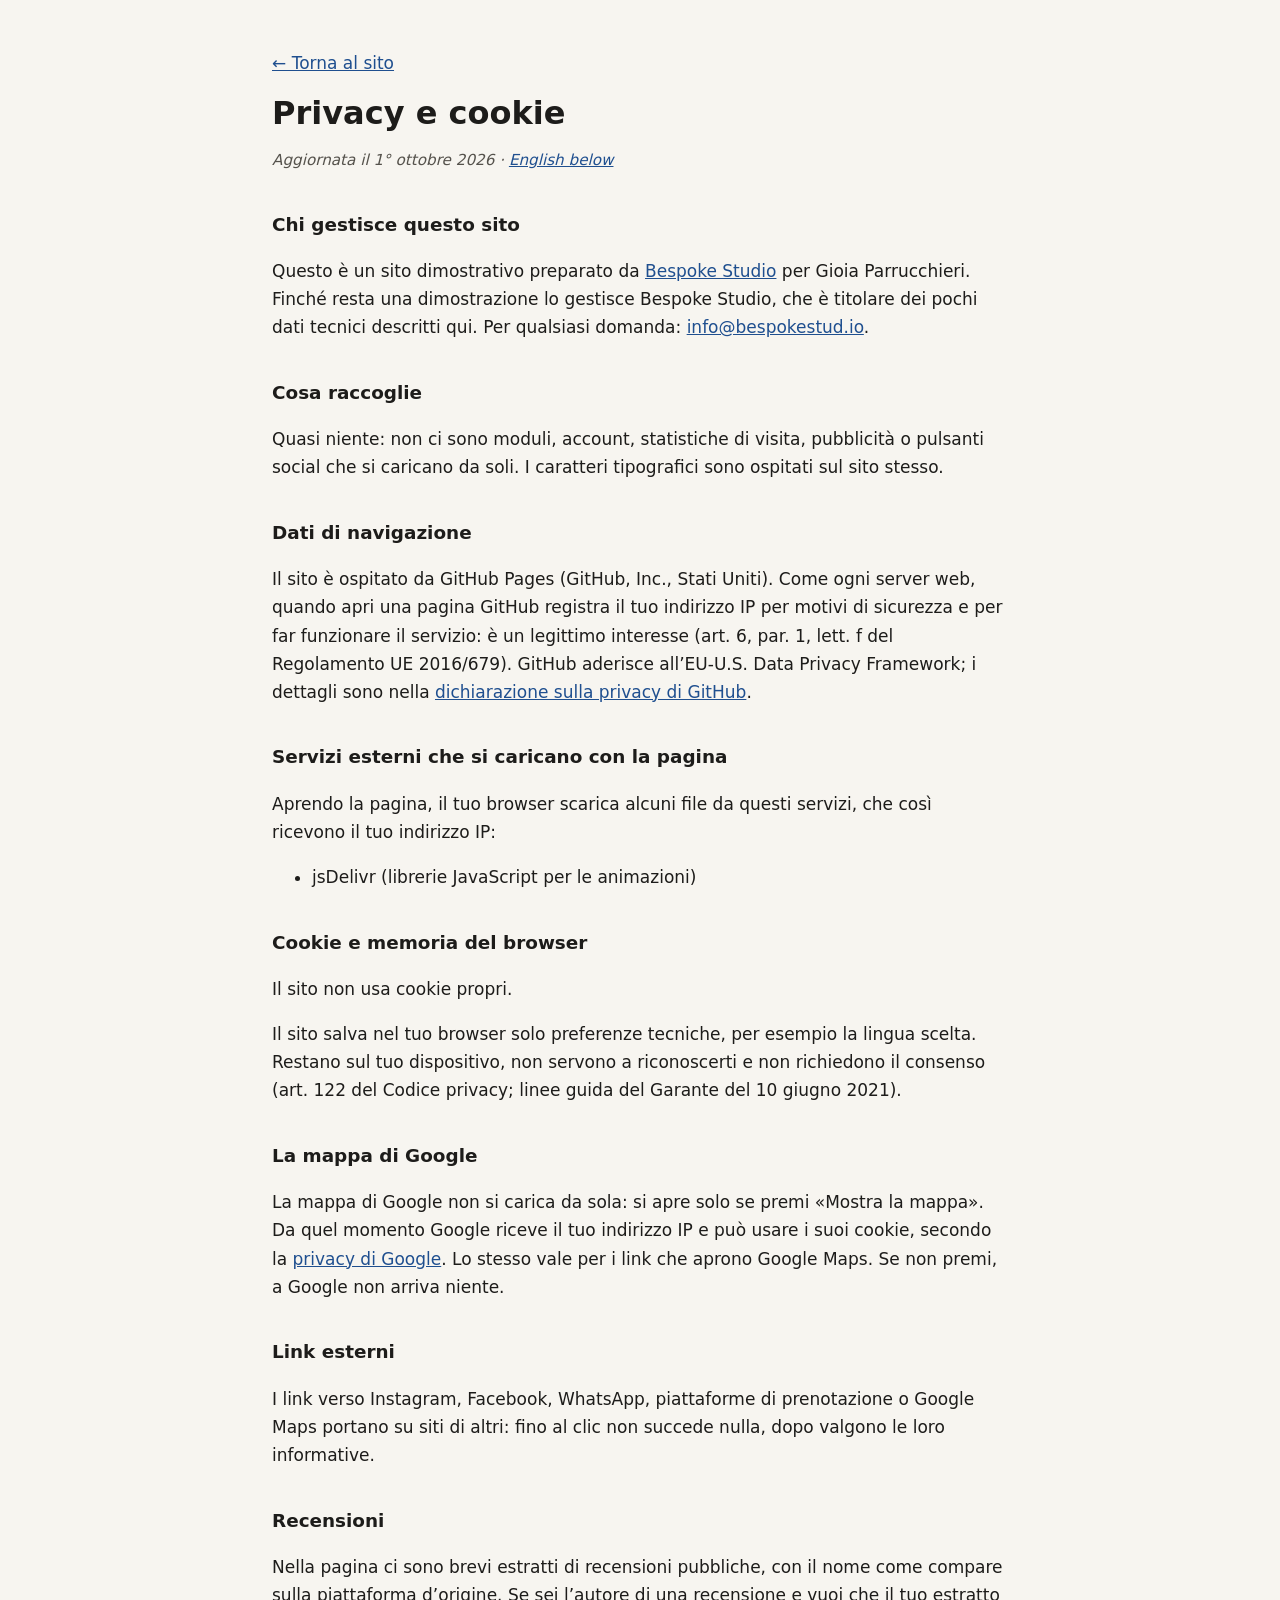
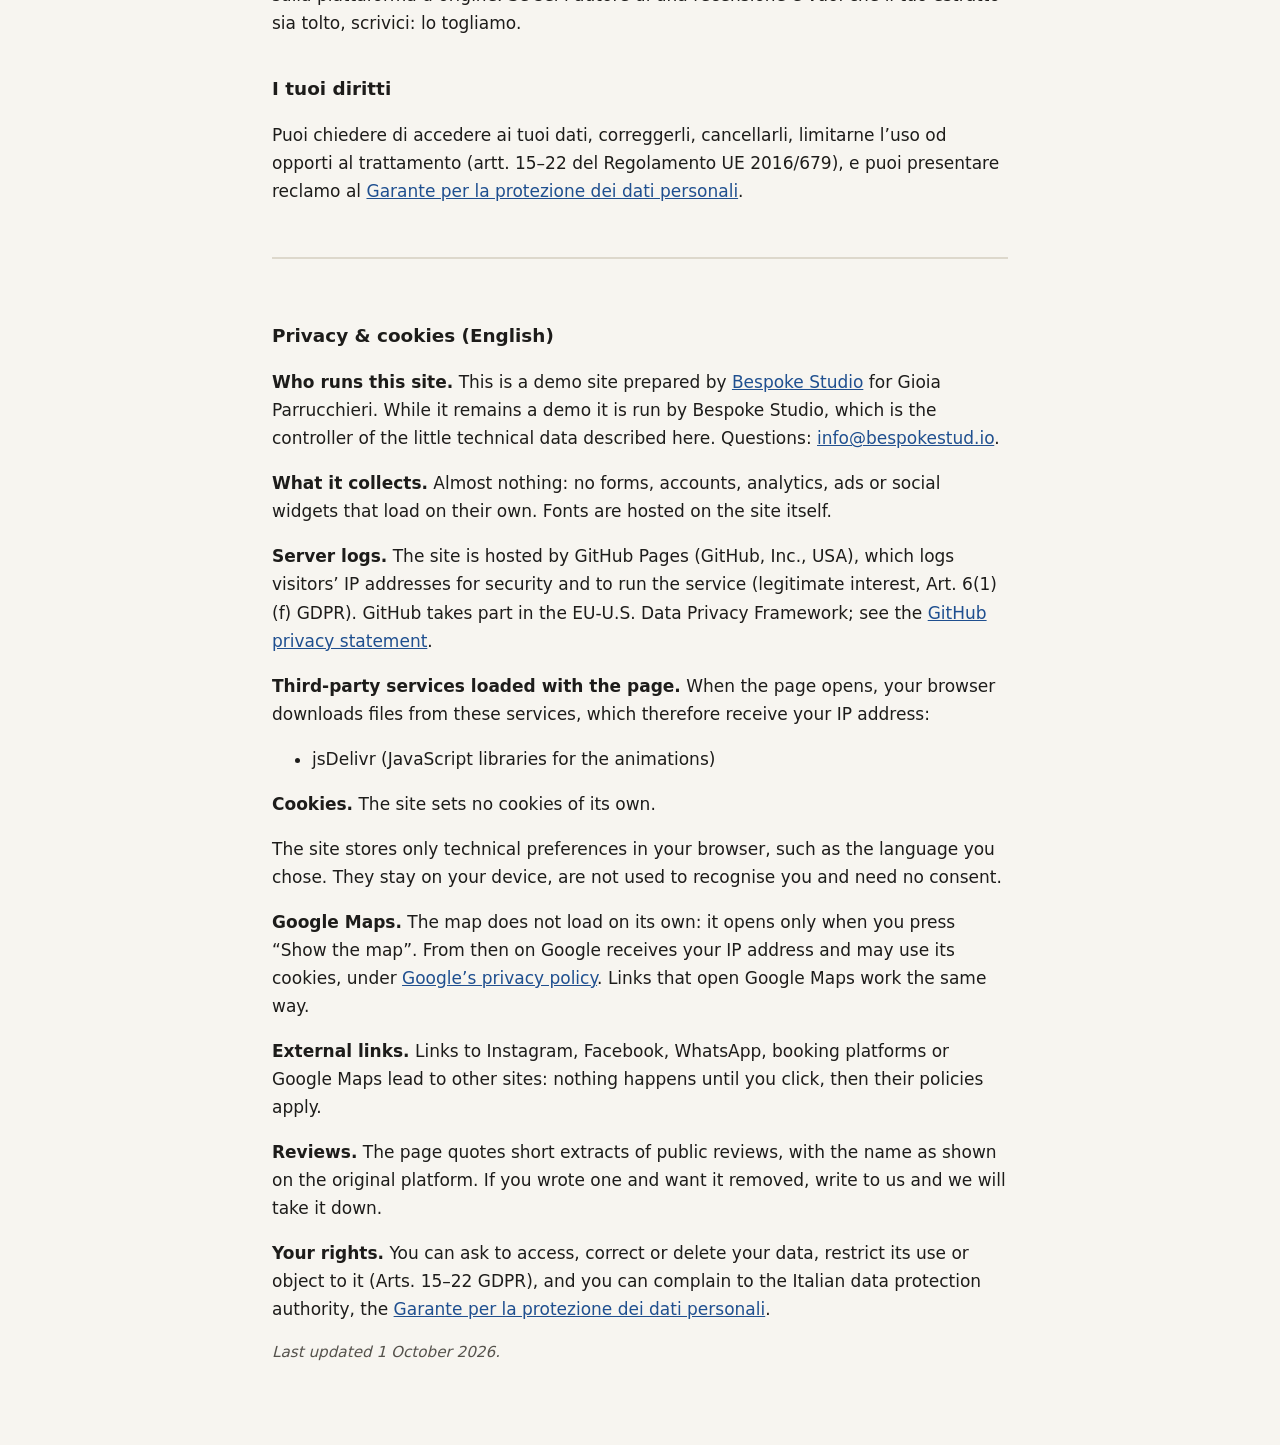
<file: privacy.html>
<!DOCTYPE html>
<html lang="it">
<head>
  <meta charset="UTF-8">
  <meta name="viewport" content="width=device-width, initial-scale=1.0">
  <meta name="robots" content="noindex">
  <title>Privacy e cookie · Gioia Parrucchieri</title>
  <meta name="description" content="Informativa privacy e cookie del sito Gioia Parrucchieri.">
  <style>
    body { margin: 0; background: #f7f5f0; color: #1d1c1a; font: 17px/1.65 system-ui, -apple-system, "Segoe UI", Roboto, sans-serif; }
    main { max-width: 46rem; margin: 0 auto; padding: 32px 20px 64px; }
    h1 { font-size: 2rem; line-height: 1.2; margin: 0.4em 0 0.2em; }
    h2 { font-size: 1.15rem; margin: 2em 0 0.4em; }
    a { color: #1f4f8f; }
    .data { color: #55524c; font-style: italic; font-size: 0.95rem; }
    .en { margin-top: 3em; padding-top: 1.5em; border-top: 2px solid #ddd8cc; }
    code { font-size: 0.9em; background: #ebe7dc; padding: 0 4px; border-radius: 3px; }
  </style>
</head>
<body>
<main>
  <p><a href="index.html">← Torna al sito</a></p>
  <h1>Privacy e cookie</h1>
  <p class="data">Aggiornata il 1° ottobre 2026 · <a href="#english" lang="en">English below</a></p>
  <h2>Chi gestisce questo sito</h2>
  <p>Questo è un sito dimostrativo preparato da <a href="https://bespokestud.io" rel="noopener">Bespoke Studio</a> per Gioia Parrucchieri. Finché resta una dimostrazione lo gestisce Bespoke Studio, che è titolare dei pochi dati tecnici descritti qui. Per qualsiasi domanda: <a href="mailto:info@bespokestud.io">info@bespokestud.io</a>.</p>
  <h2>Cosa raccoglie</h2>
  <p>Quasi niente: non ci sono moduli, account, statistiche di visita, pubblicità o pulsanti social che si caricano da soli. I caratteri tipografici sono ospitati sul sito stesso.</p>
  <h2>Dati di navigazione</h2>
  <p>Il sito è ospitato da GitHub Pages (GitHub, Inc., Stati Uniti). Come ogni server web, quando apri una pagina GitHub registra il tuo indirizzo IP per motivi di sicurezza e per far funzionare il servizio: è un legittimo interesse (art. 6, par. 1, lett. f del Regolamento UE 2016/679). GitHub aderisce all’EU-U.S. Data Privacy Framework; i dettagli sono nella <a href="https://docs.github.com/site-policy/privacy-policies/github-general-privacy-statement" rel="noopener">dichiarazione sulla privacy di GitHub</a>.</p>
  <h2>Servizi esterni che si caricano con la pagina</h2>
  <p>Aprendo la pagina, il tuo browser scarica alcuni file da questi servizi, che così ricevono il tuo indirizzo IP:</p>
  <ul><li>jsDelivr (librerie JavaScript per le animazioni)</li></ul>
  <h2>Cookie e memoria del browser</h2>
  <p>Il sito non usa cookie propri.</p>
  <p>Il sito salva nel tuo browser solo preferenze tecniche, per esempio la lingua scelta. Restano sul tuo dispositivo, non servono a riconoscerti e non richiedono il consenso (art. 122 del Codice privacy; linee guida del Garante del 10 giugno 2021).</p>
  <h2>La mappa di Google</h2>
  <p>La mappa di Google non si carica da sola: si apre solo se premi «Mostra la mappa». Da quel momento Google riceve il tuo indirizzo IP e può usare i suoi cookie, secondo la <a href="https://policies.google.com/privacy?hl=it" rel="noopener">privacy di Google</a>. Lo stesso vale per i link che aprono Google Maps. Se non premi, a Google non arriva niente.</p>
  <h2>Link esterni</h2>
  <p>I link verso Instagram, Facebook, WhatsApp, piattaforme di prenotazione o Google Maps portano su siti di altri: fino al clic non succede nulla, dopo valgono le loro informative.</p>
  <h2>Recensioni</h2>
  <p>Nella pagina ci sono brevi estratti di recensioni pubbliche, con il nome come compare sulla piattaforma d’origine. Se sei l’autore di una recensione e vuoi che il tuo estratto sia tolto, scrivici: lo togliamo.</p>
  <h2>I tuoi diritti</h2>
  <p>Puoi chiedere di accedere ai tuoi dati, correggerli, cancellarli, limitarne l’uso od opporti al trattamento (artt. 15–22 del Regolamento UE 2016/679), e puoi presentare reclamo al <a href="https://www.garanteprivacy.it" rel="noopener">Garante per la protezione dei dati personali</a>.</p>
  <div class="en" id="english" lang="en">
    <h2>Privacy &amp; cookies (English)</h2>
    <p><strong>Who runs this site.</strong> This is a demo site prepared by <a href="https://bespokestud.io" rel="noopener">Bespoke Studio</a> for Gioia Parrucchieri. While it remains a demo it is run by Bespoke Studio, which is the controller of the little technical data described here. Questions: <a href="mailto:info@bespokestud.io">info@bespokestud.io</a>.</p>
    <p><strong>What it collects.</strong> Almost nothing: no forms, accounts, analytics, ads or social widgets that load on their own. Fonts are hosted on the site itself.</p>
    <p><strong>Server logs.</strong> The site is hosted by GitHub Pages (GitHub, Inc., USA), which logs visitors’ IP addresses for security and to run the service (legitimate interest, Art. 6(1)(f) GDPR). GitHub takes part in the EU-U.S. Data Privacy Framework; see the <a href="https://docs.github.com/site-policy/privacy-policies/github-general-privacy-statement" rel="noopener">GitHub privacy statement</a>.</p>
    <p><strong>Third-party services loaded with the page.</strong> When the page opens, your browser downloads files from these services, which therefore receive your IP address:</p><ul><li>jsDelivr (JavaScript libraries for the animations)</li></ul>
    <p><strong>Cookies.</strong> The site sets no cookies of its own.</p>
    <p>The site stores only technical preferences in your browser, such as the language you chose. They stay on your device, are not used to recognise you and need no consent.</p>
    <p><strong>Google Maps.</strong> The map does not load on its own: it opens only when you press “Show the map”. From then on Google receives your IP address and may use its cookies, under <a href="https://policies.google.com/privacy?hl=en" rel="noopener">Google’s privacy policy</a>. Links that open Google Maps work the same way.</p>
    <p><strong>External links.</strong> Links to Instagram, Facebook, WhatsApp, booking platforms or Google Maps lead to other sites: nothing happens until you click, then their policies apply.</p>
    <p><strong>Reviews.</strong> The page quotes short extracts of public reviews, with the name as shown on the original platform. If you wrote one and want it removed, write to us and we will take it down.</p>
    <p><strong>Your rights.</strong> You can ask to access, correct or delete your data, restrict its use or object to it (Arts. 15–22 GDPR), and you can complain to the Italian data protection authority, the <a href="https://www.garanteprivacy.it" rel="noopener">Garante per la protezione dei dati personali</a>.</p>
    <p class="data">Last updated 1 October 2026.</p>
  </div>
</main>
</body>
</html>
</file>
